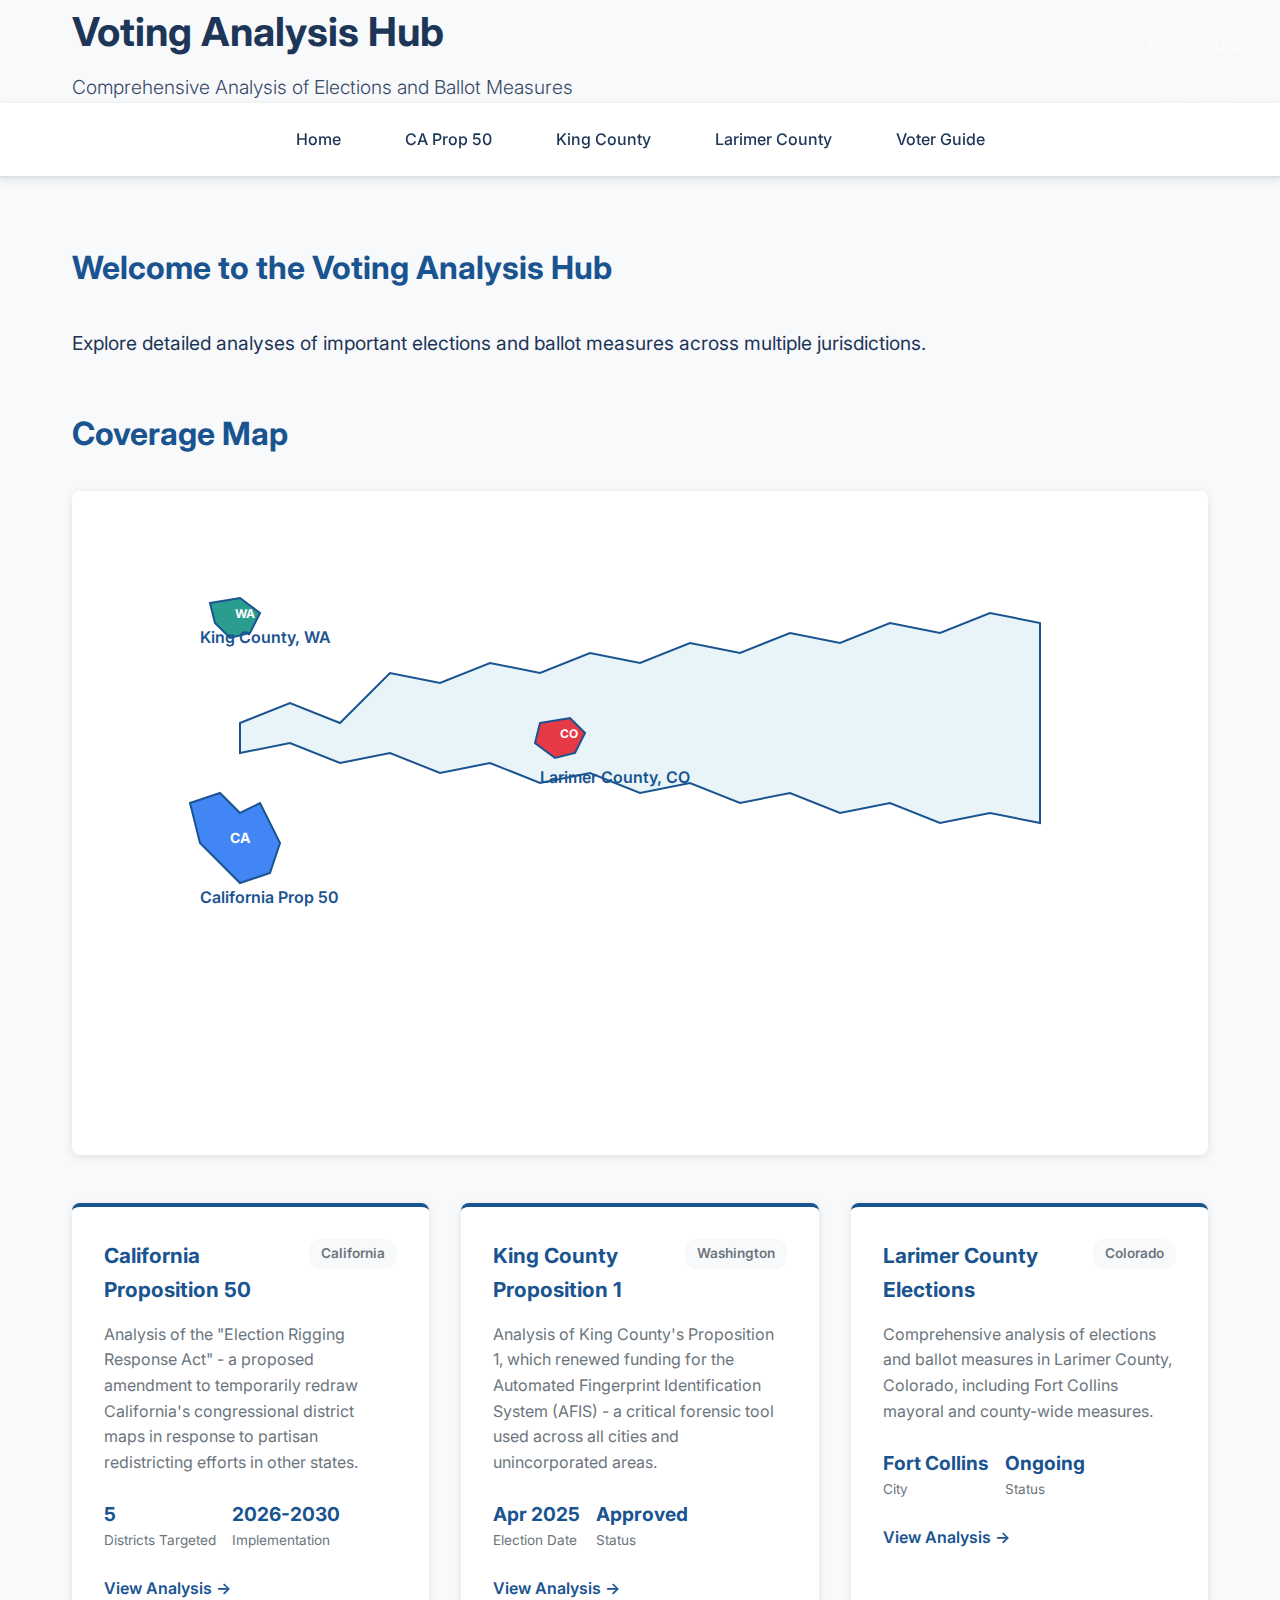
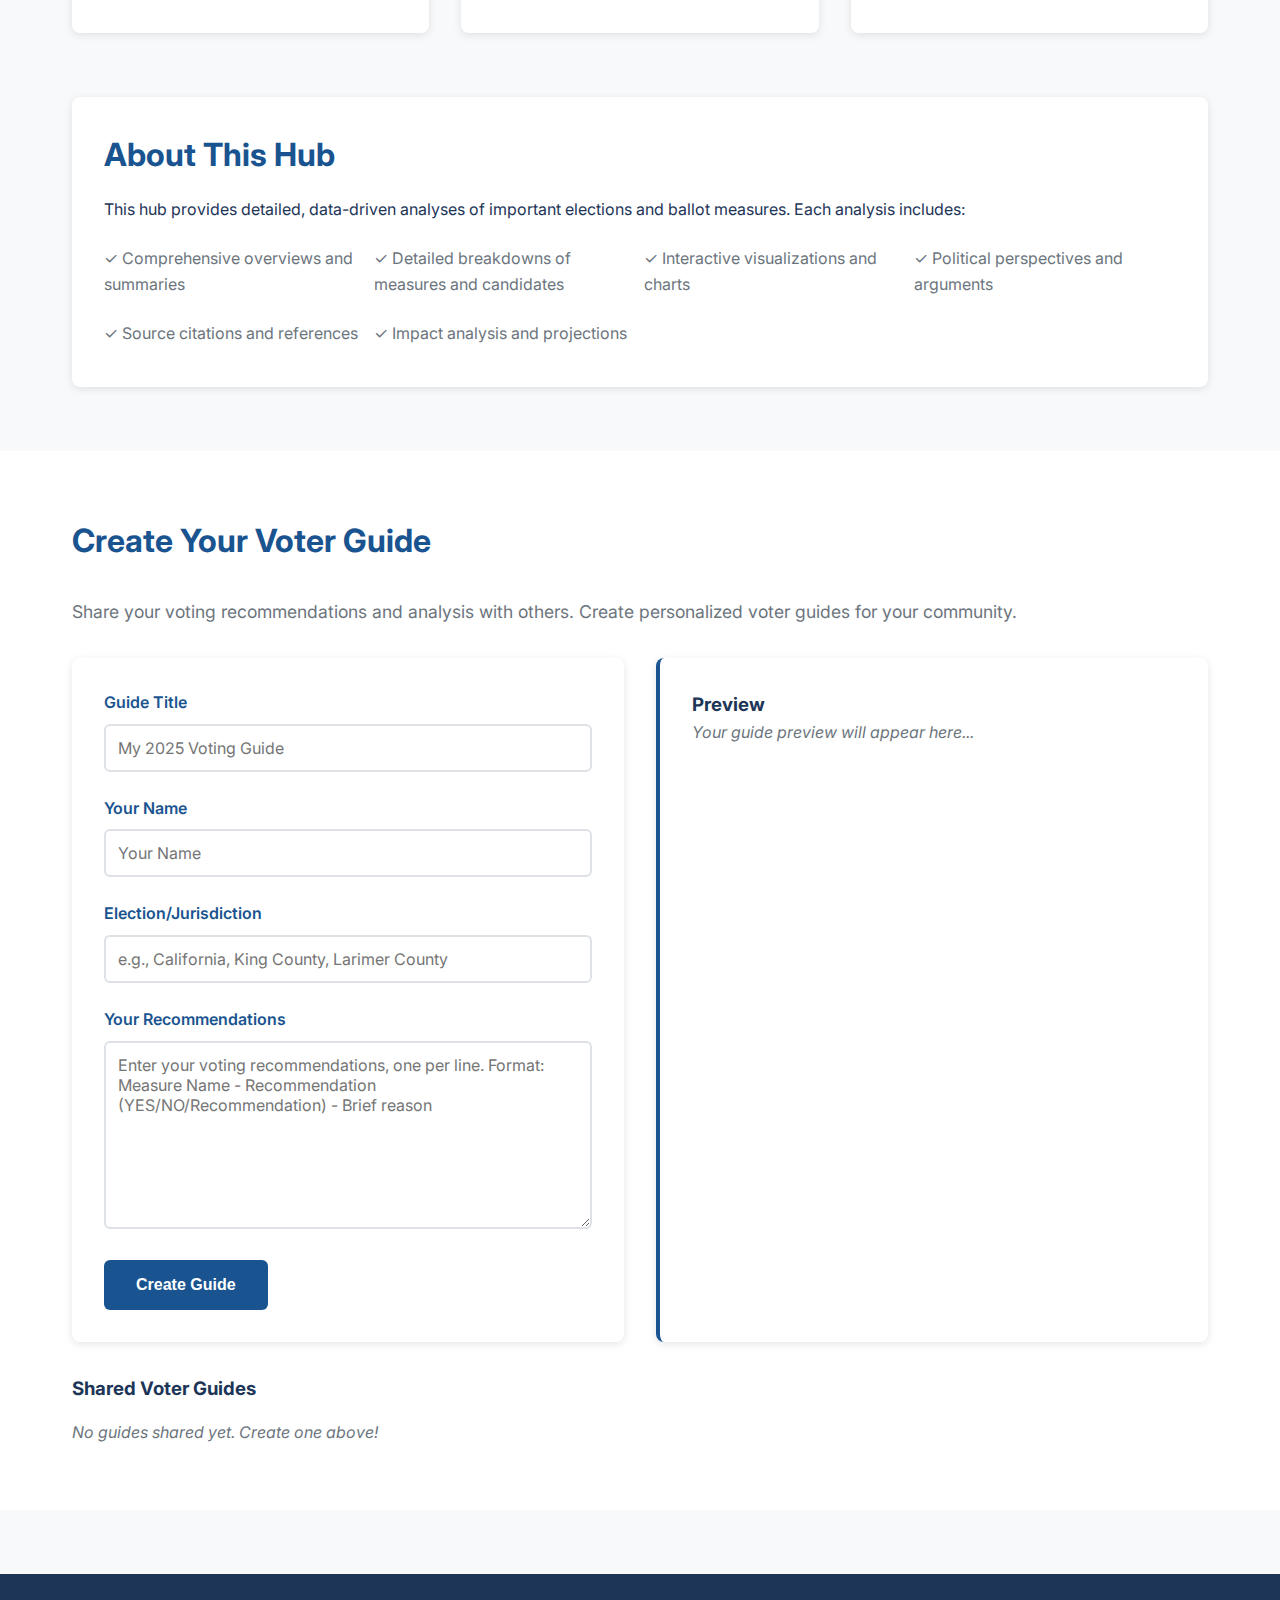
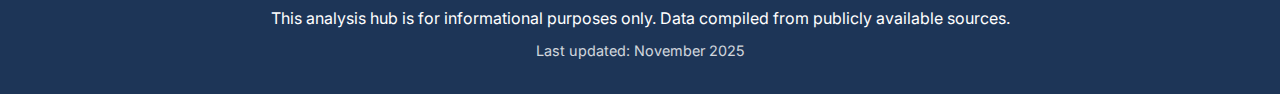
<file: index.html>
<!DOCTYPE html>
<html lang="en">
<head>
    <meta charset="UTF-8">
    <meta name="viewport" content="width=device-width, initial-scale=1.0">
    <title>Voting Analysis Hub - California, King County, Larimer County</title>
    <link rel="stylesheet" href="styles.css">
    <link rel="preconnect" href="https://fonts.googleapis.com">
    <link rel="preconnect" href="https://fonts.gstatic.com" crossorigin>
    <link href="https://fonts.googleapis.com/css2?family=Inter:wght@300;400;500;600;700&display=swap" rel="stylesheet">
</head>
<body>
    <header class="header">
        <div class="container">
            <div class="last-updated" id="lastUpdated">
                <div class="update-label">Last Updated</div>
                <div class="update-time" id="updateTime">Loading...</div>
                <div class="update-timezones" id="updateTimezones"></div>
                <div class="update-timestamp" id="updateTimestamp"></div>
            </div>
            <h1>Voting Analysis Hub</h1>
            <p class="subtitle">Comprehensive Analysis of Elections and Ballot Measures</p>
        </div>
    </header>

    <nav class="nav">
        <div class="container">
            <a href="index.html" class="nav-link">Home</a>
            <a href="prop50.html" class="nav-link">CA Prop 50</a>
            <a href="king-county.html" class="nav-link">King County</a>
            <a href="larimer-county.html" class="nav-link">Larimer County</a>
            <a href="#voter-guide" class="nav-link">Voter Guide</a>
        </div>
    </nav>

    <main>
        <section class="section">
            <div class="container">
                <h2>Welcome to the Voting Analysis Hub</h2>
                <p class="lead">Explore detailed analyses of important elections and ballot measures across multiple jurisdictions.</p>
                
                <!-- US Map Visualization -->
                <div class="map-section">
                    <h2>Coverage Map</h2>
                    <div class="us-map-container">
                        <svg viewBox="0 0 1000 600" class="us-map">
                            <!-- Simplified US outline -->
                            <path d="M100,200 L150,180 L200,200 L250,150 L300,160 L350,140 L400,150 L450,130 L500,140 L550,120 L600,130 L650,110 L700,120 L750,100 L800,110 L850,90 L900,100 L900,300 L850,290 L800,300 L750,280 L700,290 L650,270 L600,280 L550,260 L500,270 L450,250 L400,260 L350,240 L300,250 L250,230 L200,240 L150,220 L100,230 Z" fill="#e8f4f8" stroke="#1a5490" stroke-width="2"/>
                            
                            <!-- California -->
                            <path d="M50,280 L80,270 L100,290 L120,280 L130,300 L140,320 L130,350 L100,360 L80,340 L60,320 Z" fill="#4285f4" stroke="#1a5490" stroke-width="2" class="highlight-state" data-state="CA"/>
                            <text x="90" y="320" font-size="14" font-weight="bold" fill="white">CA</text>
                            
                            <!-- Washington -->
                            <path d="M70,80 L100,75 L120,90 L110,110 L90,115 L75,100 Z" fill="#2a9d8f" stroke="#1a5490" stroke-width="2" class="highlight-state" data-state="WA"/>
                            <text x="95" y="95" font-size="12" font-weight="bold" fill="white">WA</text>
                            
                            <!-- Colorado -->
                            <path d="M400,200 L430,195 L445,210 L435,230 L415,235 L395,220 Z" fill="#e63946" stroke="#1a5490" stroke-width="2" class="highlight-state" data-state="CO"/>
                            <text x="420" y="215" font-size="12" font-weight="bold" fill="white">CO</text>
                            
                            <!-- Labels -->
                            <text x="60" y="380" font-size="16" font-weight="600" fill="#1a5490">California Prop 50</text>
                            <text x="60" y="120" font-size="16" font-weight="600" fill="#1a5490">King County, WA</text>
                            <text x="400" y="260" font-size="16" font-weight="600" fill="#1a5490">Larimer County, CO</text>
                        </svg>
                    </div>
                </div>
                
                <div class="analyses-grid">
                    <div class="analysis-card">
                        <div class="card-header">
                            <h3>California Proposition 50</h3>
                            <span class="location-badge">California</span>
                        </div>
                        <p class="card-description">Analysis of the "Election Rigging Response Act" - a proposed amendment to temporarily redraw California's congressional district maps in response to partisan redistricting efforts in other states.</p>
                        <div class="card-stats">
                            <div class="mini-stat">
                                <span class="mini-stat-number">5</span>
                                <span class="mini-stat-label">Districts Targeted</span>
                            </div>
                            <div class="mini-stat">
                                <span class="mini-stat-number">2026-2030</span>
                                <span class="mini-stat-label">Implementation</span>
                            </div>
                        </div>
                        <a href="prop50.html" class="card-link">View Analysis →</a>
                    </div>

                    <div class="analysis-card">
                        <div class="card-header">
                            <h3>King County Proposition 1</h3>
                            <span class="location-badge">Washington</span>
                        </div>
                        <p class="card-description">Analysis of King County's Proposition 1, which renewed funding for the Automated Fingerprint Identification System (AFIS) - a critical forensic tool used across all cities and unincorporated areas.</p>
                        <div class="card-stats">
                            <div class="mini-stat">
                                <span class="mini-stat-number">Apr 2025</span>
                                <span class="mini-stat-label">Election Date</span>
                            </div>
                            <div class="mini-stat">
                                <span class="mini-stat-number">Approved</span>
                                <span class="mini-stat-label">Status</span>
                            </div>
                        </div>
                        <a href="king-county.html" class="card-link">View Analysis →</a>
                    </div>

                    <div class="analysis-card">
                        <div class="card-header">
                            <h3>Larimer County Elections</h3>
                            <span class="location-badge">Colorado</span>
                        </div>
                        <p class="card-description">Comprehensive analysis of elections and ballot measures in Larimer County, Colorado, including Fort Collins mayoral and county-wide measures.</p>
                        <div class="card-stats">
                            <div class="mini-stat">
                                <span class="mini-stat-number">Fort Collins</span>
                                <span class="mini-stat-label">City</span>
                            </div>
                            <div class="mini-stat">
                                <span class="mini-stat-number">Ongoing</span>
                                <span class="mini-stat-label">Status</span>
                            </div>
                        </div>
                        <a href="larimer-county.html" class="card-link">View Analysis →</a>
                    </div>
                </div>

                <div class="info-section">
                    <h2>About This Hub</h2>
                    <p>This hub provides detailed, data-driven analyses of important elections and ballot measures. Each analysis includes:</p>
                    <ul class="feature-list">
                        <li>✓ Comprehensive overviews and summaries</li>
                        <li>✓ Detailed breakdowns of measures and candidates</li>
                        <li>✓ Interactive visualizations and charts</li>
                        <li>✓ Political perspectives and arguments</li>
                        <li>✓ Source citations and references</li>
                        <li>✓ Impact analysis and projections</li>
                    </ul>
                </div>
            </div>
        </section>

        <!-- Voter Guide Section -->
        <section id="voter-guide" class="section section-alt">
            <div class="container">
                <h2>Create Your Voter Guide</h2>
                <p class="section-intro">Share your voting recommendations and analysis with others. Create personalized voter guides for your community.</p>
                
                <div class="guide-creator">
                    <div class="guide-form">
                        <div class="form-group">
                            <label>Guide Title</label>
                            <input type="text" id="guideTitle" placeholder="My 2025 Voting Guide" class="form-input">
                        </div>
                        <div class="form-group">
                            <label>Your Name</label>
                            <input type="text" id="guideAuthor" placeholder="Your Name" class="form-input">
                        </div>
                        <div class="form-group">
                            <label>Election/Jurisdiction</label>
                            <input type="text" id="guideJurisdiction" placeholder="e.g., California, King County, Larimer County" class="form-input">
                        </div>
                        <div class="form-group">
                            <label>Your Recommendations</label>
                            <textarea id="guideRecommendations" rows="8" placeholder="Enter your voting recommendations, one per line. Format: Measure Name - Recommendation (YES/NO/Recommendation) - Brief reason" class="form-textarea"></textarea>
                        </div>
                        <button onclick="createGuide()" class="btn-primary">Create Guide</button>
                    </div>
                    
                    <div class="guide-preview" id="guidePreview">
                        <h3>Preview</h3>
                        <div id="previewContent" class="preview-content">
                            <p class="preview-placeholder">Your guide preview will appear here...</p>
                        </div>
                    </div>
                </div>

                <div class="shared-guides" id="sharedGuides">
                    <h3>Shared Voter Guides</h3>
                    <div id="guidesList" class="guides-list">
                        <!-- Guides will be loaded here -->
                    </div>
                </div>
            </div>
        </section>
    </main>

    <footer class="footer">
        <div class="container">
            <p>This analysis hub is for informational purposes only. Data compiled from publicly available sources.</p>
            <p class="footer-note">Last updated: November 2025</p>
        </div>
    </footer>
    <script>
        // Auto-refresh and timestamp functionality
        let lastTimestamp = null;
        const REFRESH_INTERVAL = 60000;
        
        function checkForUpdates() {
            fetch('timestamp.json?' + new Date().getTime())
                .then(response => response.json())
                .then(data => {
                    if (lastTimestamp && data.timestamp !== lastTimestamp) {
                        location.reload();
                    }
                    lastTimestamp = data.timestamp;
                })
                .catch(err => {});
        }
        
        fetch('timestamp.json')
            .then(response => response.json())
            .then(data => {
                const updateTimeEl = document.getElementById('updateTime');
                const updateTimezonesEl = document.getElementById('updateTimezones');
                const updateTimestampEl = document.getElementById('updateTimestamp');
                
                if (updateTimeEl && data.lastUpdated) updateTimeEl.textContent = data.lastUpdated;
                if (updateTimezonesEl) {
                    let html = '';
                    if (data.lastUpdatedPST) html += `<span class="timezone-item">${data.lastUpdatedPST}</span>`;
                    if (data.lastUpdatedMST) html += `<span class="timezone-item">${data.lastUpdatedMST}</span>`;
                    updateTimezonesEl.innerHTML = html;
                }
                if (updateTimestampEl && data.timestamp) {
                    updateTimestampEl.textContent = `Unix: ${data.timestamp}`;
                    lastTimestamp = data.timestamp;
                }
                setInterval(checkForUpdates, REFRESH_INTERVAL);
            })
            .catch(err => {});

        // Voter Guide functionality
        function createGuide() {
            const title = document.getElementById('guideTitle').value;
            const author = document.getElementById('guideAuthor').value;
            const jurisdiction = document.getElementById('guideJurisdiction').value;
            const recommendations = document.getElementById('guideRecommendations').value;

            if (!title || !author || !recommendations) {
                alert('Please fill in all required fields');
                return;
            }

            const guide = {
                title,
                author,
                jurisdiction,
                recommendations,
                created: new Date().toLocaleString('en-US', {timeZone: 'America/Los_Angeles'}),
                id: Date.now()
            };

            // Update preview
            const preview = document.getElementById('previewContent');
            preview.innerHTML = `
                <h4>${guide.title}</h4>
                <p class="guide-meta">By ${guide.author} | ${guide.jurisdiction || 'General'} | ${guide.created}</p>
                <div class="guide-content">${guide.recommendations.replace(/\n/g, '<br>')}</div>
            `;

            // Save to localStorage
            let guides = JSON.parse(localStorage.getItem('voterGuides') || '[]');
            guides.unshift(guide);
            guides = guides.slice(0, 20); // Keep last 20
            localStorage.setItem('voterGuides', JSON.stringify(guides));

            // Reload guides list
            loadGuides();

            // Clear form
            document.getElementById('guideTitle').value = '';
            document.getElementById('guideAuthor').value = '';
            document.getElementById('guideJurisdiction').value = '';
            document.getElementById('guideRecommendations').value = '';
        }

        function loadGuides() {
            const guides = JSON.parse(localStorage.getItem('voterGuides') || '[]');
            const list = document.getElementById('guidesList');
            
            if (guides.length === 0) {
                list.innerHTML = '<p class="preview-placeholder">No guides shared yet. Create one above!</p>';
                return;
            }

            list.innerHTML = guides.map(guide => `
                <div class="guide-card">
                    <h4>${guide.title}</h4>
                    <p class="guide-meta">By ${guide.author} | ${guide.jurisdiction || 'General'} | ${guide.created}</p>
                    <div class="guide-content">${guide.recommendations.replace(/\n/g, '<br>')}</div>
                </div>
            `).join('');
        }

        // Load guides on page load
        if (document.readyState === 'loading') {
            document.addEventListener('DOMContentLoaded', loadGuides);
        } else {
            loadGuides();
        }
    </script>
</body>
</html>
</file>
<file: styles.css>
:root {
    --primary-color: #1a5490;
    --primary-dark: #0f3d6b;
    --secondary-color: #e63946;
    --accent-color: #457b9d;
    --success-color: #2a9d8f;
    --warning-color: #f77f00;
    --bg-color: #f8f9fa;
    --bg-alt: #ffffff;
    --text-primary: #1d3557;
    --text-secondary: #6c757d;
    --border-color: #dee2e6;
    --shadow: 0 2px 8px rgba(0, 0, 0, 0.1);
    --shadow-lg: 0 4px 16px rgba(0, 0, 0, 0.15);
}

* {
    margin: 0;
    padding: 0;
    box-sizing: border-box;
}

body {
    font-family: 'Inter', -apple-system, BlinkMacSystemFont, 'Segoe UI', Roboto, sans-serif;
    color: var(--text-primary);
    background-color: var(--bg-color);
    line-height: 1.6;
}

.container {
    max-width: 1200px;
    margin: 0 auto;
    padding: 0 2rem;
}

/* Last Updated Timestamp */
.last-updated {
    position: absolute;
    top: 1rem;
    right: 2rem;
    font-size: 0.75rem;
    color: rgba(255, 255, 255, 0.9);
    text-align: right;
    z-index: 10;
}

.last-updated .update-label {
    opacity: 0.8;
    font-weight: 300;
}

.last-updated .update-time {
    font-weight: 500;
    font-family: 'Monaco', 'Menlo', 'Courier New', monospace;
    margin-top: 0.25rem;
}

.last-updated .update-timezones {
    font-size: 0.65rem;
    opacity: 0.85;
    margin-top: 0.25rem;
    display: flex;
    gap: 0.5rem;
    flex-wrap: wrap;
}

.last-updated .timezone-item {
    padding: 0.15rem 0.4rem;
    background: rgba(255, 255, 255, 0.15);
    border-radius: 4px;
    font-weight: 400;
}

.last-updated .update-timestamp {
    font-size: 0.65rem;
    opacity: 0.7;
    font-weight: 300;
    margin-top: 0.15rem;
}

.header {
    position: relative;
}

@media (max-width: 768px) {
    .last-updated {
        position: static;
        text-align: center;
        margin-top: 1rem;
        padding-top: 1rem;
        border-top: 1px solid rgba(255, 255, 255, 0.2);
    }
}

/* Header */

.header h1 {
    font-size: 2.5rem;
    font-weight: 700;
    margin-bottom: 0.5rem;
}

.subtitle {
    font-size: 1.2rem;
    opacity: 0.9;
    font-weight: 300;
}

/* Navigation */
.nav {
    background: var(--bg-alt);
    border-bottom: 2px solid var(--border-color);
    padding: 1rem 0;
    position: sticky;
    top: 0;
    z-index: 100;
    box-shadow: var(--shadow);
}

.nav .container {
    display: flex;
    gap: 2rem;
    justify-content: center;
    flex-wrap: wrap;
}

.nav-link {
    color: var(--text-primary);
    text-decoration: none;
    font-weight: 500;
    padding: 0.5rem 1rem;
    border-radius: 4px;
    transition: all 0.2s;
}

.nav-link.active {
    background: var(--primary-color);
    color: white;
}

.nav-link.active:hover {
    background: var(--primary-dark);
    color: white;
}

/* Sections */
.section {
    padding: 4rem 0;
}

.section-alt {
    background: var(--bg-alt);
}

.section h2 {
    font-size: 2rem;
    margin-bottom: 2rem;
    color: var(--primary-color);
}

.section-intro {
    font-size: 1.1rem;
    color: var(--text-secondary);
    margin-bottom: 2rem;
}

/* Cards */
.card {
    background: var(--bg-alt);
    border-radius: 8px;
    padding: 2rem;
    box-shadow: var(--shadow);
    margin-bottom: 2rem;
}

.lead {
    font-size: 1.2rem;
    line-height: 1.8;
    margin-bottom: 2rem;
    color: var(--text-primary);
}

/* Info Grid */
.info-grid {
    display: grid;
    grid-template-columns: repeat(auto-fit, minmax(250px, 1fr));
    gap: 1.5rem;
    margin-top: 2rem;
}

.info-card {
    padding: 1.5rem;
    background: var(--bg-color);
    border-radius: 8px;
    border-left: 4px solid var(--primary-color);
}

.info-card h3 {
    font-size: 1.1rem;
    margin-bottom: 0.5rem;
    color: var(--primary-color);
}

/* Dashboard */
.dashboard {
    margin-top: 3rem;
}

.stats-grid {
    display: grid;
    grid-template-columns: repeat(auto-fit, minmax(200px, 1fr));
    gap: 1.5rem;
}

.stat-card {
    background: linear-gradient(135deg, var(--primary-color) 0%, var(--accent-color) 100%);
    color: white;
    padding: 2rem;
    border-radius: 8px;
    text-align: center;
    box-shadow: var(--shadow);
    transition: transform 0.2s;
}

.stat-card:hover {
    transform: translateY(-4px);
    box-shadow: var(--shadow-lg);
}

.stat-number {
    font-size: 3rem;
    font-weight: 700;
    margin-bottom: 0.5rem;
}

.stat-label {
    font-size: 0.9rem;
    opacity: 0.9;
    font-weight: 500;
}

/* District Filters */
.district-filters {
    display: flex;
    gap: 1rem;
    margin-bottom: 2rem;
    flex-wrap: wrap;
}

.filter-btn {
    padding: 0.75rem 1.5rem;
    border: 2px solid var(--primary-color);
    background: var(--bg-alt);
    color: var(--primary-color);
    border-radius: 6px;
    font-weight: 500;
    cursor: pointer;
    transition: all 0.2s;
}

.filter-btn:hover {
    background: var(--primary-color);
    color: white;
}

.filter-btn.active {
    background: var(--primary-color);
    color: white;
}

/* Districts Container */
.districts-container {
    display: grid;
    gap: 1.5rem;
}

.district-card {
    background: var(--bg-alt);
    border-radius: 8px;
    padding: 2rem;
    box-shadow: var(--shadow);
    border-left: 6px solid var(--primary-color);
    transition: all 0.2s;
}

.district-card:hover {
    box-shadow: var(--shadow-lg);
    transform: translateX(4px);
}

.district-card.republican {
    border-left-color: var(--secondary-color);
}

.district-card.democratic {
    border-left-color: #4285f4;
}

.district-card.major-change {
    border-left-color: var(--warning-color);
}

.district-header {
    display: flex;
    justify-content: space-between;
    align-items: start;
    margin-bottom: 1rem;
    flex-wrap: wrap;
    gap: 1rem;
}

.district-number {
    font-size: 1.5rem;
    font-weight: 700;
    color: var(--primary-color);
}

.district-representative {
    font-size: 1.1rem;
    font-weight: 600;
    color: var(--text-primary);
}

.district-party {
    display: inline-block;
    padding: 0.25rem 0.75rem;
    border-radius: 12px;
    font-size: 0.85rem;
    font-weight: 600;
    text-transform: uppercase;
}

.district-party.republican {
    background: #fee;
    color: var(--secondary-color);
}

.district-party.democratic {
    background: #e3f2fd;
    color: #4285f4;
}

.district-info {
    margin: 1rem 0;
}

.district-info p {
    margin: 0.5rem 0;
    color: var(--text-secondary);
}

.district-changes {
    margin-top: 1rem;
}

.district-changes h4 {
    color: var(--primary-color);
    margin-bottom: 0.5rem;
    font-size: 1rem;
}

.change-item {
    padding: 0.75rem;
    margin: 0.5rem 0;
    background: var(--bg-color);
    border-radius: 6px;
    border-left: 3px solid var(--accent-color);
}

.impact-badge {
    display: inline-block;
    padding: 0.5rem 1rem;
    border-radius: 20px;
    font-size: 0.85rem;
    font-weight: 600;
    margin-top: 0.5rem;
}

.impact-badge.high {
    background: #ffe0e0;
    color: #c00;
}

.impact-badge.medium {
    background: #fff3cd;
    color: #856404;
}

.impact-badge.low {
    background: #d1ecf1;
    color: #0c5460;
}

/* Analysis Grid */
.analysis-grid {
    display: grid;
    grid-template-columns: repeat(auto-fit, minmax(280px, 1fr));
    gap: 1.5rem;
    margin-bottom: 3rem;
}

.analysis-card {
    background: var(--bg-alt);
    padding: 2rem;
    border-radius: 8px;
    box-shadow: var(--shadow);
    border-top: 4px solid var(--primary-color);
}

.analysis-card h3 {
    color: var(--primary-color);
    margin-bottom: 1rem;
    font-size: 1.3rem;
}

.analysis-card ul {
    list-style: none;
}

.analysis-card li {
    padding: 0.5rem 0;
    padding-left: 1.5rem;
    position: relative;
}

.analysis-card li:before {
    content: "▸";
    position: absolute;
    left: 0;
    color: var(--primary-color);
    font-weight: bold;
}

/* Table */
.table-container {
    margin-top: 3rem;
    overflow-x: auto;
}

.data-table {
    width: 100%;
    border-collapse: collapse;
    background: var(--bg-alt);
    border-radius: 8px;
    overflow: hidden;
    box-shadow: var(--shadow);
}

.data-table thead {
    background: var(--primary-color);
    color: white;
}

.data-table th {
    padding: 1rem;
    text-align: left;
    font-weight: 600;
    font-size: 0.9rem;
    text-transform: uppercase;
    letter-spacing: 0.5px;
}

.data-table td {
    padding: 1rem;
    border-bottom: 1px solid var(--border-color);
}

.data-table tbody tr:hover {
    background: var(--bg-color);
}

.data-table tbody tr:last-child td {
    border-bottom: none;
}

/* Visualizations */
.viz-grid {
    display: grid;
    grid-template-columns: repeat(auto-fit, minmax(400px, 1fr));
    gap: 2rem;
}

.viz-card {
    background: var(--bg-alt);
    padding: 2rem;
    border-radius: 8px;
    box-shadow: var(--shadow);
}

.viz-card.full-width {
    grid-column: 1 / -1;
}

.viz-card h3 {
    color: var(--primary-color);
    margin-bottom: 1.5rem;
    font-size: 1.3rem;
}

.map-container {
    min-height: 500px;
    background: var(--bg-color);
    border-radius: 8px;
    display: flex;
    align-items: center;
    justify-content: center;
}

.map-placeholder {
    text-align: center;
    padding: 2rem;
    color: var(--text-secondary);
}

.map-note {
    font-size: 0.9rem;
    margin-top: 1rem;
    font-style: italic;
}

/* Voter Guide Styles */
.guide-creator {
    display: grid;
    grid-template-columns: 1fr 1fr;
    gap: 2rem;
    margin: 2rem 0;
}

.guide-form {
    background: var(--bg-alt);
    padding: 2rem;
    border-radius: 8px;
    box-shadow: var(--shadow);
}

.form-group {
    margin-bottom: 1.5rem;
}

.form-group label {
    display: block;
    margin-bottom: 0.5rem;
    font-weight: 600;
    color: var(--primary-color);
}

.form-input, .form-textarea {
    width: 100%;
    padding: 0.75rem;
    border: 2px solid var(--border-color);
    border-radius: 6px;
    font-family: inherit;
    font-size: 1rem;
    transition: border-color 0.2s;
}

.form-input:focus, .form-textarea:focus {
    outline: none;
    border-color: var(--primary-color);
}

.form-textarea {
    resize: vertical;
    min-height: 150px;
}

.btn-primary {
    background: var(--primary-color);
    color: white;
    border: none;
    padding: 1rem 2rem;
    border-radius: 6px;
    font-size: 1rem;
    font-weight: 600;
    cursor: pointer;
    transition: background 0.2s;
}

.btn-primary:hover {
    background: var(--primary-dark);
}

.guide-preview {
    background: var(--bg-alt);
    padding: 2rem;
    border-radius: 8px;
    box-shadow: var(--shadow);
    border-left: 4px solid var(--primary-color);
}

.preview-content {
    min-height: 200px;
}

.preview-placeholder {
    color: var(--text-secondary);
    font-style: italic;
}

.guide-card {
    background: var(--bg-alt);
    padding: 1.5rem;
    border-radius: 8px;
    box-shadow: var(--shadow);
    margin-bottom: 1rem;
    border-left: 4px solid var(--primary-color);
}

.guide-card h4 {
    color: var(--primary-color);
    margin-bottom: 0.5rem;
}

.guide-card .guide-meta {
    font-size: 0.85rem;
    color: var(--text-secondary);
    margin-bottom: 1rem;
}

.guide-card .guide-content {
    white-space: pre-line;
    line-height: 1.6;
}

.guides-list {
    margin-top: 1rem;
}

@media (max-width: 768px) {
    .guide-creator {
        grid-template-columns: 1fr;
    }
}

/* US Map */
.map-section {
    margin: 3rem 0;
}

.us-map-container {
    background: var(--bg-alt);
    padding: 2rem;
    border-radius: 8px;
    box-shadow: var(--shadow);
    overflow-x: auto;
}

.us-map {
    width: 100%;
    max-width: 1000px;
    height: auto;
    margin: 0 auto;
    display: block;
}

.highlight-state {
    cursor: pointer;
    transition: all 0.3s;
}

.highlight-state:hover {
    opacity: 0.8;
    filter: brightness(1.1);
    stroke-width: 3;
}

.clickable-state {
    cursor: pointer;
}

.clickable-state:hover {
    filter: brightness(1.2);
    transform: scale(1.02);
    transform-origin: center;
}

.clickable-label {
    transition: all 0.2s;
}

.clickable-label:hover {
    fill: var(--primary-dark);
    font-size: 18px;
}

/* Arguments Section */
.arguments-container {
    display: grid;
    grid-template-columns: 1fr 1fr;
    gap: 2rem;
    margin: 2rem 0;
}

.arguments-column h3 {
    color: var(--primary-color);
    margin-bottom: 1.5rem;
    font-size: 1.5rem;
    padding-bottom: 0.5rem;
    border-bottom: 3px solid var(--primary-color);
}

.argument-group {
    margin-bottom: 2rem;
}

.argument-group h4 {
    font-size: 1rem;
    color: var(--text-secondary);
    margin-bottom: 1rem;
    font-weight: 600;
}

.argument-card {
    background: var(--bg-alt);
    padding: 1.25rem;
    border-radius: 8px;
    margin-bottom: 1rem;
    border-left: 4px solid;
    box-shadow: var(--shadow);
}

.argument-card.support {
    border-left-color: #4285f4;
}

.argument-card.oppose {
    border-left-color: var(--secondary-color);
}

.argument-card p {
    margin-bottom: 0.75rem;
    line-height: 1.6;
}

.argument-source {
    font-size: 0.75rem;
    color: var(--text-secondary);
    font-style: italic;
    display: block;
    margin-top: 0.5rem;
    padding-top: 0.5rem;
    border-top: 1px solid var(--border-color);
}

@media (max-width: 968px) {
    .arguments-container {
        grid-template-columns: 1fr;
    }
}

/* Source Citations */
.source-ref {
    position: relative;
    display: inline-block;
    cursor: help;
    color: var(--primary-color);
    text-decoration: underline;
    text-decoration-style: dotted;
}

.source-ref:hover::after {
    content: attr(data-source);
    position: absolute;
    bottom: 100%;
    left: 50%;
    transform: translateX(-50%);
    background: var(--text-primary);
    color: white;
    padding: 0.5rem 0.75rem;
    border-radius: 4px;
    font-size: 0.85rem;
    white-space: nowrap;
    z-index: 1000;
    margin-bottom: 0.5rem;
    box-shadow: var(--shadow-lg);
}

.source-ref:hover::before {
    content: '';
    position: absolute;
    bottom: 95%;
    left: 50%;
    transform: translateX(-50%);
    border: 5px solid transparent;
    border-top-color: var(--text-primary);
    z-index: 1001;
}

.source-note {
    font-size: 0.85rem;
    color: var(--text-secondary);
    font-style: italic;
    margin-top: 0.5rem;
    padding-top: 0.5rem;
    border-top: 1px solid var(--border-color);
}

.data-limitation {
    font-size: 0.85rem;
    color: var(--warning-color);
    font-style: italic;
    margin-top: 0.5rem;
}

.footnote-link {
    color: var(--primary-color);
    text-decoration: none;
    font-size: 0.85em;
    vertical-align: super;
    margin-left: 2px;
}

.footnote-link:hover {
    text-decoration: underline;
}

/* Index Page Styles */
.analyses-grid {
    display: grid;
    grid-template-columns: repeat(auto-fit, minmax(320px, 1fr));
    gap: 2rem;
    margin: 2rem 0;
}

.analysis-card {
    background: var(--bg-alt);
    padding: 2rem;
    border-radius: 8px;
    box-shadow: var(--shadow);
    transition: all 0.2s;
    border-top: 4px solid var(--primary-color);
}

.analysis-card:hover {
    transform: translateY(-4px);
    box-shadow: var(--shadow-lg);
}

.card-header {
    display: flex;
    justify-content: space-between;
    align-items: start;
    margin-bottom: 1rem;
}

.card-header h3 {
    color: var(--primary-color);
    font-size: 1.3rem;
    margin: 0;
}

.location-badge {
    display: inline-block;
    padding: 0.25rem 0.75rem;
    background: var(--bg-color);
    border-radius: 12px;
    font-size: 0.85rem;
    font-weight: 600;
    color: var(--text-secondary);
}

.card-description {
    color: var(--text-secondary);
    margin-bottom: 1.5rem;
    line-height: 1.6;
}

.card-stats {
    display: flex;
    gap: 1rem;
    margin-bottom: 1.5rem;
    flex-wrap: wrap;
}

.mini-stat {
    display: flex;
    flex-direction: column;
}

.mini-stat-number {
    font-size: 1.2rem;
    font-weight: 700;
    color: var(--primary-color);
}

.mini-stat-label {
    font-size: 0.85rem;
    color: var(--text-secondary);
}

.card-link {
    display: inline-block;
    color: var(--primary-color);
    font-weight: 600;
    text-decoration: none;
    transition: color 0.2s;
}

.card-link:hover {
    color: var(--primary-dark);
    text-decoration: underline;
}

.info-section {
    margin-top: 4rem;
    padding: 2rem;
    background: var(--bg-alt);
    border-radius: 8px;
    box-shadow: var(--shadow);
}

.info-section h2 {
    color: var(--primary-color);
    margin-bottom: 1rem;
}

.feature-list {
    list-style: none;
    margin-top: 1rem;
    display: grid;
    grid-template-columns: repeat(auto-fit, minmax(250px, 1fr));
    gap: 0.5rem;
}

.feature-list li {
    padding: 0.5rem 0;
    color: var(--text-secondary);
}

/* Explanation Section */
.explanation-section {
    margin-top: 3rem;
}

.explanation-card {
    background: var(--bg-alt);
    padding: 2rem;
    border-radius: 8px;
    box-shadow: var(--shadow);
    border-left: 6px solid var(--primary-color);
}

.mechanism-grid {
    display: grid;
    grid-template-columns: repeat(auto-fit, minmax(300px, 1fr));
    gap: 2rem;
    margin: 2rem 0;
}

.mechanism-card {
    padding: 1.5rem;
    background: var(--bg-color);
    border-radius: 8px;
    border-top: 4px solid var(--accent-color);
}

.mechanism-card h3 {
    color: var(--primary-color);
    margin-bottom: 1rem;
    font-size: 1.2rem;
}

.example-box {
    margin-top: 1rem;
    padding: 1rem;
    background: var(--bg-alt);
    border-radius: 6px;
    border-left: 3px solid var(--success-color);
    font-size: 0.9rem;
}

.redistricting-explanation {
    margin-top: 2rem;
    padding: 1.5rem;
    background: var(--bg-color);
    border-radius: 8px;
}

.redistricting-explanation h3 {
    color: var(--primary-color);
    margin-bottom: 1rem;
}

.redistricting-explanation ul {
    list-style: none;
    margin: 1rem 0;
}

.redistricting-explanation li {
    padding: 0.5rem 0;
    padding-left: 1.5rem;
    position: relative;
}

.redistricting-explanation li:before {
    content: "→";
    position: absolute;
    left: 0;
    color: var(--primary-color);
    font-weight: bold;
}

.key-insight {
    margin-top: 1.5rem;
    padding: 1rem;
    background: linear-gradient(135deg, #fff3cd 0%, #ffeaa7 100%);
    border-left: 4px solid var(--warning-color);
    border-radius: 6px;
    font-weight: 500;
}

/* Perspectives Section */
.perspectives-section {
    margin-top: 3rem;
}

.perspectives-grid {
    display: grid;
    grid-template-columns: repeat(auto-fit, minmax(400px, 1fr));
    gap: 2rem;
}

.perspective-card {
    background: var(--bg-alt);
    padding: 2rem;
    border-radius: 8px;
    box-shadow: var(--shadow);
    border-top: 6px solid;
}

.perspective-card.support {
    border-top-color: #4285f4;
}

.perspective-card.oppose {
    border-top-color: var(--secondary-color);
}

.perspective-card h3 {
    color: var(--primary-color);
    margin-bottom: 1rem;
    font-size: 1.5rem;
}

.perspective-content ul {
    list-style: none;
    margin: 1rem 0;
}

.perspective-content li {
    padding: 0.75rem 0;
    padding-left: 1.5rem;
    position: relative;
    border-bottom: 1px solid var(--border-color);
}

.perspective-content li:last-child {
    border-bottom: none;
}

.perspective-content li:before {
    content: "▸";
    position: absolute;
    left: 0;
    color: var(--primary-color);
    font-weight: bold;
}

.perspective-reason {
    margin-top: 1.5rem;
    padding: 1rem;
    background: var(--bg-color);
    border-radius: 6px;
    border-left: 4px solid var(--accent-color);
}

/* Sources */
.sources-container {
    display: grid;
    gap: 2rem;
}

.source-category {
    background: var(--bg-alt);
    padding: 2rem;
    border-radius: 8px;
    box-shadow: var(--shadow);
}

.source-category h3 {
    color: var(--primary-color);
    margin-bottom: 1rem;
    font-size: 1.3rem;
}

.sources-list {
    list-style: none;
}

.sources-list li {
    padding: 0.75rem 0;
    border-bottom: 1px solid var(--border-color);
}

.sources-list li:last-child {
    border-bottom: none;
}

.sources-list a {
    color: var(--primary-color);
    text-decoration: none;
    font-weight: 500;
    transition: color 0.2s;
}

.sources-list a:hover {
    color: var(--primary-dark);
    text-decoration: underline;
}

.source-description {
    font-size: 0.9rem;
    color: var(--text-secondary);
    margin-top: 0.25rem;
    font-style: italic;
}

/* Footer */
.footer {
    background: var(--text-primary);
    color: white;
    padding: 2rem 0;
    text-align: center;
    margin-top: 4rem;
}

.footer-note {
    font-size: 0.9rem;
    opacity: 0.8;
    margin-top: 0.5rem;
}

/* Responsive */
@media (max-width: 768px) {
    .header h1 {
        font-size: 2rem;
    }
    
    .subtitle {
        font-size: 1rem;
    }
    
    .container {
        padding: 0 1rem;
    }
    
    .section {
        padding: 2rem 0;
    }
    
    .stats-grid {
        grid-template-columns: repeat(2, 1fr);
    }
    
    .viz-grid {
        grid-template-columns: 1fr;
    }
    
    .data-table {
        font-size: 0.9rem;
    }
    
    .data-table th,
    .data-table td {
        padding: 0.75rem 0.5rem;
    }
}

/* Resource Sections - Bite/Snack/Meal Format */
.resource-levels {
    display: flex;
    flex-direction: column;
    gap: 1.5rem;
    margin-top: 1.5rem;
}

.resource-bite,
.resource-snack,
.resource-meal {
    padding: 1.25rem;
    border-radius: 8px;
    border-left: 4px solid;
    transition: all 0.2s;
}

.resource-bite {
    background: linear-gradient(135deg, #f8f9fa 0%, #e9ecef 100%);
    border-left-color: var(--accent-color);
}

.resource-bite h4 {
    color: var(--accent-color);
    font-size: 0.9rem;
    text-transform: uppercase;
    letter-spacing: 0.5px;
    margin-bottom: 0.5rem;
    font-weight: 600;
}

.resource-snack {
    background: linear-gradient(135deg, #e3f2fd 0%, #bbdefb 100%);
    border-left-color: var(--primary-color);
}

.resource-snack h4 {
    color: var(--primary-color);
    font-size: 1rem;
    text-transform: uppercase;
    letter-spacing: 0.5px;
    margin-bottom: 0.5rem;
    font-weight: 600;
}

.resource-meal {
    background: var(--bg-alt);
    border-left-color: var(--success-color);
    box-shadow: var(--shadow);
}

.resource-meal h4 {
    color: var(--success-color);
    font-size: 1.1rem;
    text-transform: uppercase;
    letter-spacing: 0.5px;
    margin-bottom: 0.75rem;
    font-weight: 600;
}

.resource-bite p,
.resource-snack p,
.resource-meal p {
    margin: 0;
    line-height: 1.6;
    color: var(--text-primary);
}

.resource-bite p {
    font-size: 0.95rem;
}

.resource-snack p {
    font-size: 1rem;
}

.resource-meal p {
    font-size: 1rem;
}

.resource-meal ul {
    margin-top: 0.75rem;
    margin-bottom: 0.75rem;
}

.resource-meal li {
    margin-bottom: 0.5rem;
    line-height: 1.6;
}

.resource-card {
    background: var(--bg-color);
    padding: 1.5rem;
    border-radius: 8px;
}

.resource-links {
    margin-top: 2rem;
}

.resource-links h4 {
    color: var(--primary-color);
    margin-bottom: 1rem;
    font-size: 1.1rem;
}

.resources-container {
    margin-top: 2rem;
}

@media (max-width: 768px) {
    .resource-levels {
        gap: 1rem;
    }
    
    .resource-bite,
    .resource-snack,
    .resource-meal {
        padding: 1rem;
    }
    
    .resource-grid {
        grid-template-columns: 1fr !important;
    }
}

@media (max-width: 480px) {
    .stats-grid {
        grid-template-columns: 1fr;
    }
    
    .stat-number {
        font-size: 2.5rem;
    }
    
    .resource-bite h4,
    .resource-snack h4,
    .resource-meal h4 {
        font-size: 0.85rem;
    }
}
</file>
